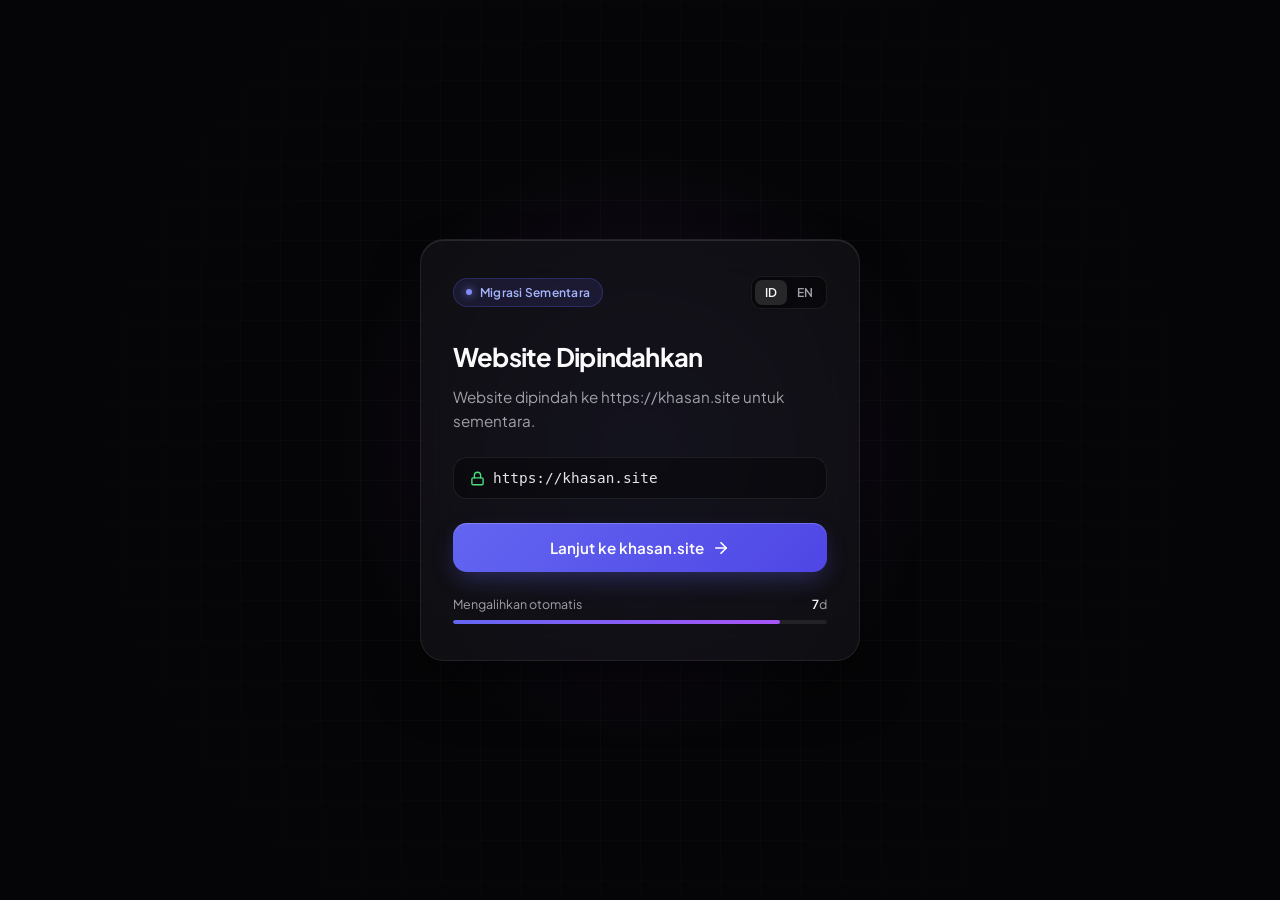
<file: public/index.html>
<!DOCTYPE html>
<html lang="id">
<head>
    <meta charset="UTF-8">
    <meta name="viewport" content="width=device-width, initial-scale=1.0">
    <title>Website Moved — khasan.site</title>
    <link rel="preconnect" href="https://fonts.googleapis.com">
    <link rel="preconnect" href="https://fonts.gstatic.com" crossorigin>
    <link href="https://fonts.googleapis.com/css2?family=Plus+Jakarta+Sans:wght@400;500;600;700&display=swap" rel="stylesheet">
    <style>
        :root {
            --bg: #050507;
            --surface: rgba(20, 20, 25, 0.65);
            --border: rgba(255, 255, 255, 0.08);
            --text-primary: #fafafa;
            --text-secondary: #a1a1aa;
            --accent: #6366f1;
            --accent-glow: rgba(99, 102, 241, 0.35);
        }

        * {
            box-sizing: border-box;
            margin: 0;
            padding: 0;
        }

        body {
            font-family: 'Plus Jakarta Sans', -apple-system, BlinkMacSystemFont, sans-serif;
            background-color: var(--bg);
            color: var(--text-primary);
            min-height: 100vh;
            display: flex;
            justify-content: center;
            align-items: center;
            padding: 24px;
            overflow: hidden;
            position: relative;
        }

        .ambient-bg {
            position: absolute;
            width: 600px;
            height: 600px;
            background: radial-gradient(circle, rgba(99, 102, 241, 0.15) 0%, rgba(168, 85, 247, 0.05) 45%, transparent 70%);
            top: 50%;
            left: 50%;
            transform: translate(-50%, -50%);
            pointer-events: none;
            z-index: 0;
            animation: pulseGlow 8s ease-in-out infinite alternate;
        }

        @keyframes pulseGlow {
            0% { transform: translate(-50%, -50%) scale(0.95); opacity: 0.7; }
            100% { transform: translate(-50%, -50%) scale(1.1); opacity: 1; }
        }

        .grid-pattern {
            position: absolute;
            inset: 0;
            background-image: 
                linear-gradient(to right, rgba(255,255,255,0.025) 1px, transparent 1px),
                linear-gradient(to bottom, rgba(255,255,255,0.025) 1px, transparent 1px);
            background-size: 40px 40px;
            mask-image: radial-gradient(circle at center, black 35%, transparent 80%);
            -webkit-mask-image: radial-gradient(circle at center, black 35%, transparent 80%);
            pointer-events: none;
            z-index: 0;
        }

        .card {
            position: relative;
            z-index: 1;
            width: 100%;
            max-width: 440px;
            background: var(--surface);
            backdrop-filter: blur(24px);
            -webkit-backdrop-filter: blur(24px);
            border: 1px solid var(--border);
            border-radius: 24px;
            padding: 36px 32px;
            box-shadow: 0 30px 60px -15px rgba(0, 0, 0, 0.75), inset 0 1px 0 rgba(255, 255, 255, 0.1);
            animation: cardEntrance 0.6s cubic-bezier(0.16, 1, 0.3, 1);
        }

        @keyframes cardEntrance {
            from { opacity: 0; transform: translateY(16px) scale(0.98); }
            to { opacity: 1; transform: translateY(0) scale(1); }
        }

        .top-bar {
            display: flex;
            justify-content: space-between;
            align-items: center;
            margin-bottom: 32px;
        }

        .status-badge {
            display: inline-flex;
            align-items: center;
            gap: 8px;
            background: rgba(99, 102, 241, 0.12);
            border: 1px solid rgba(99, 102, 241, 0.25);
            color: #a5b4fc;
            font-size: 0.75rem;
            font-weight: 600;
            padding: 6px 12px;
            border-radius: 99px;
            letter-spacing: 0.02em;
        }

        .status-dot {
            width: 6px;
            height: 6px;
            background: #818cf8;
            border-radius: 50%;
            box-shadow: 0 0 8px #818cf8;
            animation: blink 2s infinite;
        }

        @keyframes blink {
            0%, 100% { opacity: 1; }
            50% { opacity: 0.35; }
        }

        .lang-toggle {
            display: inline-flex;
            background: rgba(0, 0, 0, 0.4);
            border: 1px solid var(--border);
            border-radius: 10px;
            padding: 3px;
        }

        .lang-btn {
            background: transparent;
            border: none;
            color: var(--text-secondary);
            font-family: inherit;
            font-size: 0.75rem;
            font-weight: 600;
            padding: 5px 10px;
            border-radius: 7px;
            cursor: pointer;
            transition: all 0.2s ease;
        }

        .lang-btn.active {
            background: rgba(255, 255, 255, 0.12);
            color: var(--text-primary);
            box-shadow: 0 2px 6px rgba(0, 0, 0, 0.3);
        }

        h1 {
            font-size: 1.6rem;
            font-weight: 700;
            letter-spacing: -0.03em;
            line-height: 1.25;
            margin-bottom: 12px;
        }

        p {
            color: var(--text-secondary);
            font-size: 0.95rem;
            line-height: 1.6;
            margin-bottom: 24px;
        }

        .domain-box {
            display: flex;
            align-items: center;
            justify-content: space-between;
            background: rgba(0, 0, 0, 0.35);
            border: 1px solid var(--border);
            border-radius: 14px;
            padding: 12px 16px;
            margin-bottom: 24px;
            font-family: ui-monospace, SFMono-Regular, Menlo, Monaco, Consolas, monospace;
            font-size: 0.9rem;
            color: #e4e4e7;
        }

        .domain-box span {
            display: flex;
            align-items: center;
            gap: 8px;
        }

        .lock-icon {
            color: #4ade80;
            flex-shrink: 0;
        }

        .cta-btn {
            display: flex;
            align-items: center;
            justify-content: center;
            gap: 8px;
            width: 100%;
            background: linear-gradient(135deg, #6366f1 0%, #4f46e5 100%);
            color: #ffffff;
            text-decoration: none;
            font-weight: 600;
            font-size: 0.95rem;
            padding: 15px 24px;
            border-radius: 14px;
            box-shadow: 0 10px 25px -5px var(--accent-glow), inset 0 1px 0 rgba(255, 255, 255, 0.2);
            transition: all 0.25s cubic-bezier(0.16, 1, 0.3, 1);
        }

        .cta-btn:hover {
            transform: translateY(-2px);
            box-shadow: 0 15px 30px -5px rgba(99, 102, 241, 0.5), inset 0 1px 0 rgba(255, 255, 255, 0.3);
        }

        .cta-btn svg {
            transition: transform 0.2s ease;
        }

        .cta-btn:hover svg {
            transform: translateX(3px);
        }

        .progress-wrapper {
            margin-top: 24px;
        }

        .progress-meta {
            display: flex;
            justify-content: space-between;
            font-size: 0.78rem;
            color: var(--text-secondary);
            margin-bottom: 8px;
        }

        .progress-meta strong {
            color: var(--text-primary);
            font-weight: 600;
        }

        .progress-track {
            width: 100%;
            height: 4px;
            background: rgba(255, 255, 255, 0.08);
            border-radius: 99px;
            overflow: hidden;
        }

        .progress-fill {
            height: 100%;
            width: 100%;
            background: linear-gradient(90deg, #6366f1, #a855f7);
            border-radius: 99px;
            transition: width 1s linear;
        }
    </style>
</head>
<body>

    <div class="ambient-bg"></div>
    <div class="grid-pattern"></div>

    <main class="card">
        <div class="top-bar">
            <div class="status-badge">
                <span class="status-dot"></span>
                <span id="badge-text">Migrasi Sementara</span>
            </div>
            <div class="lang-toggle">
                <button class="lang-btn active" id="btn-id" onclick="setLang('id')">ID</button>
                <button class="lang-btn" id="btn-en" onclick="setLang('en')">EN</button>
            </div>
        </div>

        <h1 id="title">Website Dipindahkan</h1>
        <p id="desc">Layanan ini dialihkan sementara ke alamat baru untuk menjaga performa dan aksesibilitas.</p>

        <div class="domain-box">
            <span>
                <svg class="lock-icon" width="15" height="15" viewBox="0 0 24 24" fill="none" stroke="currentColor" stroke-width="2.2" stroke-linecap="round" stroke-linejoin="round">
                    <rect x="3" y="11" width="18" height="11" rx="2" ry="2"></rect>
                    <path d="M7 11V7a5 5 0 0 1 10 0v4"></path>
                </svg>
                https://khasan.site
            </span>
        </div>

        <a href="https://khasan.site" class="cta-btn">
            <span id="cta-text">Lanjut ke khasan.site</span>
            <svg width="18" height="18" viewBox="0 0 24 24" fill="none" stroke="currentColor" stroke-width="2.2" stroke-linecap="round" stroke-linejoin="round">
                <line x1="5" y1="12" x2="19" y2="12"></line>
                <polyline points="12 5 19 12 12 19"></polyline>
            </svg>
        </a>

        <div class="progress-wrapper">
            <div class="progress-meta">
                <span id="timer-label">Mengalihkan otomatis</span>
                <span><strong id="countdown">8</strong><span id="timer-unit">d</span></span>
            </div>
            <div class="progress-track">
                <div class="progress-fill" id="progress-bar"></div>
            </div>
        </div>
    </main>

    <script>
        const i18n = {
            id: {
                badge: "Migrasi Sementara",
                title: "Website Dipindahkan",
                desc: "Website dipindah ke https://khasan.site untuk sementara.",
                cta: "Lanjut ke khasan.site",
                timerLabel: "Mengalihkan otomatis",
                timerUnit: "d"
            },
            en: {
                badge: "Temporary Move",
                title: "Website Relocated",
                desc: "This website has been temporarily moved to https://khasan.site.",
                cta: "Continue to khasan.site",
                timerLabel: "Redirecting automatically",
                timerUnit: "s"
            }
        };

        function setLang(lang) {
            document.documentElement.lang = lang;
            document.getElementById('badge-text').textContent = i18n[lang].badge;
            document.getElementById('title').textContent = i18n[lang].title;
            document.getElementById('desc').textContent = i18n[lang].desc;
            document.getElementById('cta-text').textContent = i18n[lang].cta;
            document.getElementById('timer-label').textContent = i18n[lang].timerLabel;
            document.getElementById('timer-unit').textContent = i18n[lang].timerUnit;

            document.getElementById('btn-id').classList.toggle('active', lang === 'id');
            document.getElementById('btn-en').classList.toggle('active', lang === 'en');
        }

        setLang('id');

        const totalTime = 8;
        let timeLeft = totalTime;
        const countdownEl = document.getElementById('countdown');
        const progressBar = document.getElementById('progress-bar');

        const timer = setInterval(() => {
            timeLeft--;
            countdownEl.textContent = timeLeft;
            progressBar.style.width = `${(timeLeft / totalTime) * 100}%`;

            if (timeLeft <= 0) {
                clearInterval(timer);
                window.location.href = "https://khasan.site";
            }
        }, 1000);
    </script>

</body>
</html>
</file>
